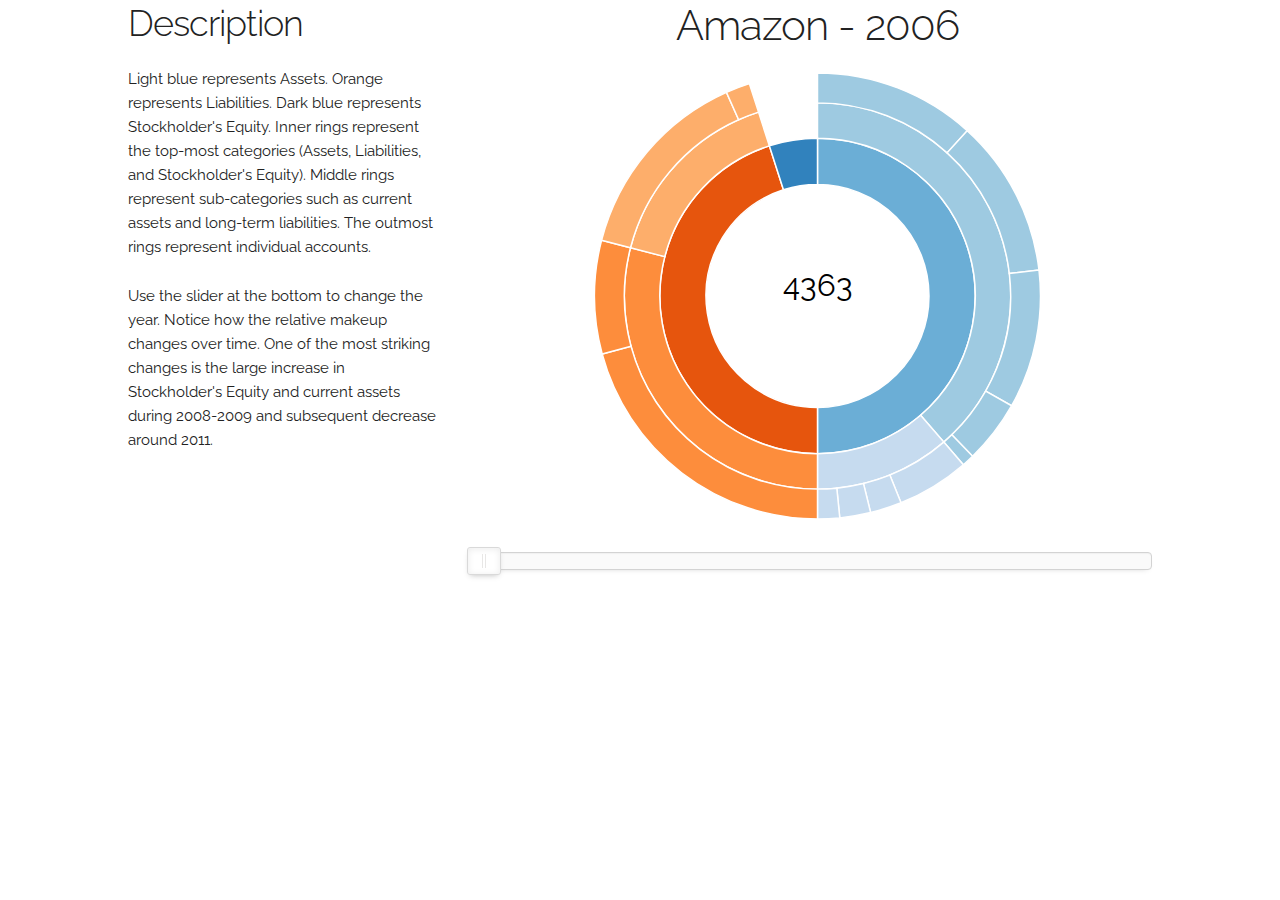
<file: projects/partition-balance-sheet/index.html>
<!DOCTYPE html>
<html lang="en">
<head>
	<meta charset="UTF-8">
	<title>Balance Sheet Hierachy</title>
<script src="http://ajax.googleapis.com/ajax/libs/jquery/1.11.1/jquery.min.js"></script>
<script src="js/d3.min.js"></script> 
<script src="js/accounts.js"></script>
<script src="js/nouislider.js"></script>
<link href='http://fonts.googleapis.com/css?family=Raleway:400,300,600' rel='stylesheet' type='text/css'>
<link rel="stylesheet" href="css/normalize.css">
<link rel="stylesheet" href="css/skeleton.css">
<link rel="stylesheet" href="css/nouislider.css">
<style> 



.sections {
	stroke-width: 2px;
}

.container {
	max-width: 100%;
	width: 80%;
}

#heading {
	text-align: 	center;	
}

svg {
	margin: 	auto;
	display: 	block;
	width: 100%;
	height: 100%;
}

#graph {
	padding-bottom: 	5%;
}

#CenterText{
	font-size: 2.75em;
}
</style> 


</head>
<body>

<div class="container">
	<div class="row">
		<div class="four columns">
			<h3>Description</h3>
			<p>Light blue represents Assets. Orange represents Liabilities. Dark blue represents Stockholder's Equity. Inner rings represent the top-most categories (Assets, Liabilities, and Stockholder's Equity). Middle rings represent sub-categories such as current assets and long-term liabilities. The outmost rings represent individual accounts.</p>
			<p>Use the slider at the bottom to change the year. Notice how the relative makeup changes over time. One of the most striking changes is the large increase in Stockholder's Equity and current assets during 2008-2009 and subsequent decrease around 2011.</p>
		</div>
		<div class="eight columns">
			<h2 id="heading">Amazon - 2006</h2>
			<div id="graph"></div>
			<div id="slider"></div>
		</div>
	</div>
</div>


<script> 
var width = 900, 
	height = 600, 
	radius = Math.min(width, height) / 2, 
	color = d3.scale.category20c(); 

var svg = d3.select("#graph")
			.append("svg")
			.attr("width", width)
			.attr("height", height)
			.attr("class", "u-full-width")
			.attr("viewBox", "0 0 " + width + " " + height)
			.append("g")
			.attr("transform", "translate(" + width / 2 + "," + height * .50 + ")"); 

var partition = d3.layout.partition() 
						.sort(null)
						.size([2 * Math.PI, radius * radius])
						.value(function(d) { return d.files[8]; });

var arc = d3.svg.arc()
			.startAngle(function(d) { return d.x ; })
			.endAngle(function(d) { return d.x + d.dx; })
			.innerRadius(function(d) { d.y; d.dy = d.dy; return Math.sqrt(d.y); })
			.outerRadius(function(d) { return Math.sqrt(d.y + d.dy)}); 



var path = svg.datum(paths).selectAll("path").data(partition.nodes).enter().append("path")
	.attr("display", function(d) { return d.depth ? null : "none"; }) // hide inner ring 
	.attr("d", arc) .style("stroke", "#fff")
	.attr("class", "sections")
	.style("fill", function(d) { return color((d.children ? d : d.parent).name); }) 
	.style("fill-rule", "evenodd")
	// .on("mouseover", function(d) { return changeText(0, d.value);})
	.each(stash)

var yearVals = [2014, 2013, 2012, 2011, 2010, 2009, 2008, 2007, 2006];

var initVal = paths.children[0].value;
var cenText = d3.select("#CenterText");

d3.select("#graph").select("svg").append("text")
			.attr("x", width/2)
			.attr("y", height/2)
			.attr("id", "CenterText")
			.text(initVal)
			.style("text-anchor", "middle");

function stash(d) { d.x0 = d.x; d.dx0 = d.dx; d.y0 = d.y; d.dy0 = d.dy; } // Interpolate the arcs in data space. \


function arcTween(a) { var i = d3.interpolate({x: a.x0, dx: a.dx0, y:a.y0, dy: a.dy0}, a); return function(t) { var b = i(t); a.x0 = b.x; a.dx0 = b.dx; a.y0 = b.y; a.dy0 = b.dy; return arc(b); }; } 

function changeText(startVal, endVal) {
	d3.select("#CenterText").transition().duration(1000).tween("text", function() {
  var i = d3.interpolateRound(startVal, endVal);
  initVal = endVal;
  return function(t) {
    this.textContent = i(t);
  };
});
};



d3.select(self.frameElement).style("height", height + "px"); 

$("#slider").noUiSlider({
	start: [8],
	connect: false,
	step: 1,
	range: {
		'min': 0,
		'max': 8
	},
	direction: "rtl"
});



$("#slider").on('change', function(){
    var selVal = parseInt($(this).val());
    path.data(partition.value(function(d) { return d.files[selVal]; }).nodes)
		.transition()
		.duration(1500)
		.attrTween("d", arcTween);
	var strHead = 'Amazon - ' + yearVals[selVal];
	$("#heading").text(strHead);
	changeText(initVal, paths.children[0].value);
});

</script>

</body>
</html>
</file>
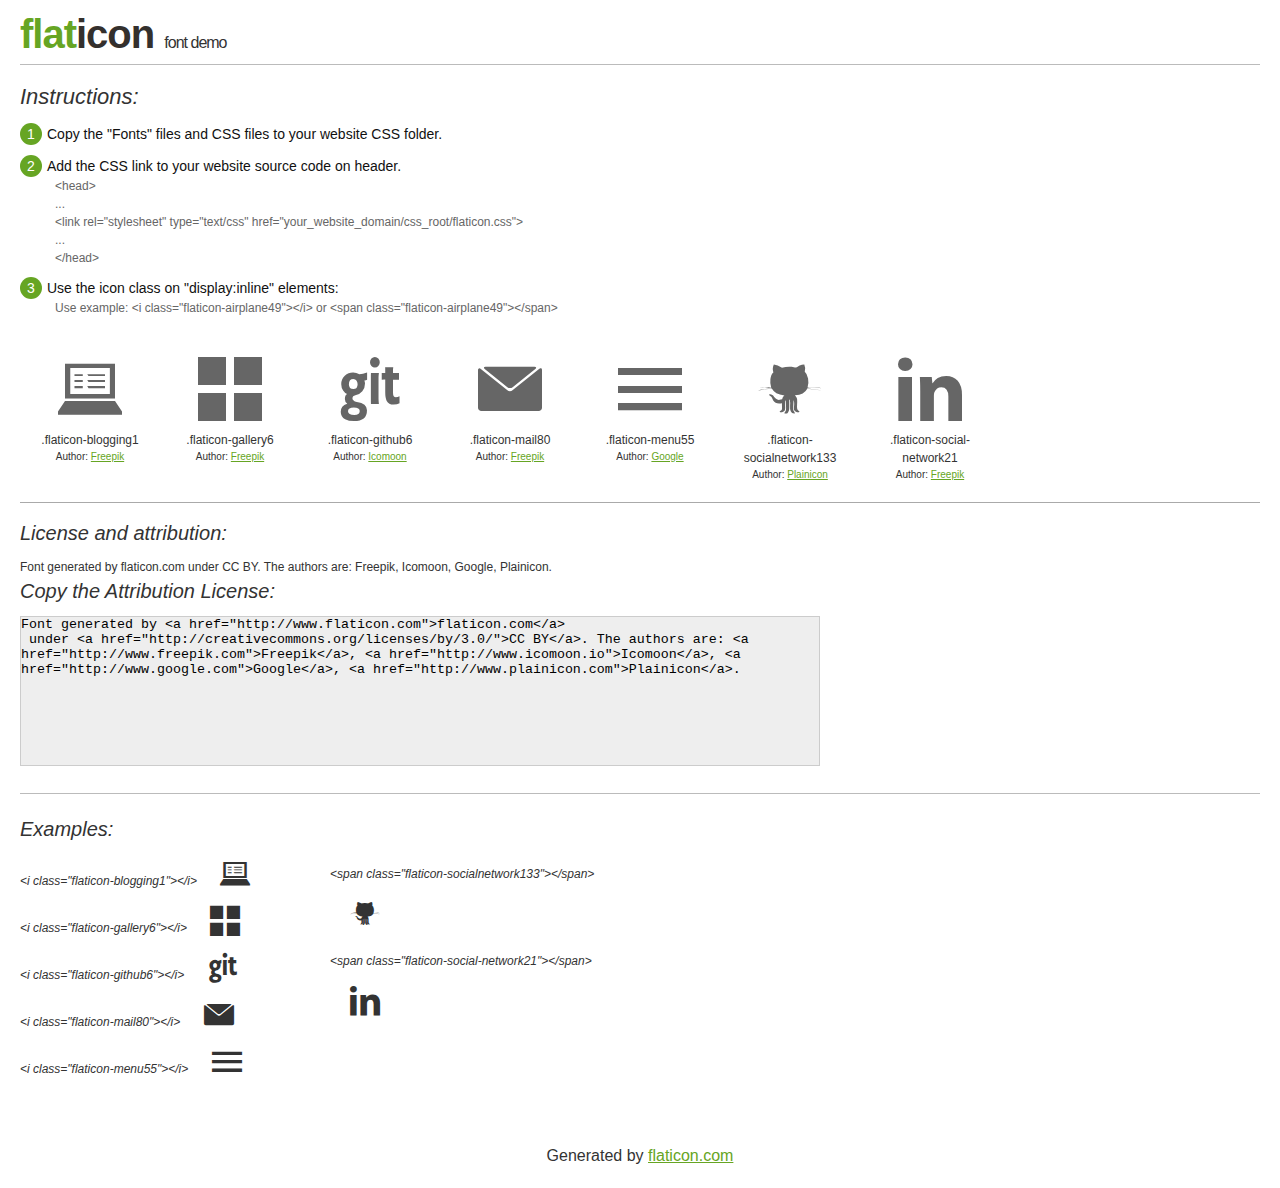
<file: css/fonts/flaticon.html>
<!DOCTYPE html>
<html>

<head>
    <title>Flaticon WebFont</title>
    <link rel="stylesheet" type="text/css" href="flaticon.css">
    <meta charset="UTF-8">
    <style>
    body {
        font-family: sans-serif;
        line-height: 1.5;
        font-size: 16px;
        padding: 20px;
        color:#333;
    }
    * {
        -moz-box-sizing: border-box;
        -webkit-box-sizing: border-box;
        box-sizing: border-box;
        margin: 0;
        padding: 0;
    }
    [class^="flaticon-"]:before, [class*=" flaticon-"]:before, [class^="flaticon-"]:after, [class*=" flaticon-"]:after {
        font-family: Flaticon;
        font-size: 30px;
        font-style: normal;
        margin-left: 20px;
        color: #333;
    }
    .image p {
		font-size: 12px;
		margin: 0px;
		clear: none;
		width: 300px;
		line-height: 40px;
	}
    .text {
        float: left;
        font-size:14px;
        margin-top: 15px;
    }
    .text ul {
        margin-left:0px;
        color:#111;
        margin-bottom:20px;
    }
    .text .ex {
        font-size:12px;
        color:#666;
        margin-left:35px;
        display:block;
    }
    .text ul li {
        margin-top:10px;
        list-style:none;
    }
    .num {
        background:#66A523;
        color:#fff;
        border-radius:20px;
        padding:1px;
        display:inline-block;
        width:22px;
        height:22px;
        text-align:center;
        margin-right: 5px;
    }
    .text ul strong {
        font-weight:normal;
        color:#000;
    }
    .image {
        width: 280px;
        float: left;
        margin-bottom: 15px;
        margin-right: 30px;
    }
    #glyphs {
        clear: both;
    }
    .image p:nth-child(even) i {
        clear: none;
    }
    .glyph {
        display: inline-block;
        width: 120px;
        margin: 10px;
        text-align: center;
        vertical-align: top;
        background: #FFF;
    }
    .glyph .glyph-icon {
        padding: 10px;
        display: block;
        font-family:"Flaticon";
        font-size: 64px;
        line-height: 1;
    }
    .glyph .glyph-icon:before {
        font-size: 64px;
        color: #666;
        margin-left: 0;
    }
    .class-name {
        font-size: 12px;
    }
    .author-name {
		font-size: 10px;
	}
	a{
		color: #66A523;
	}
    .instructions {
        font-style:italic;
        font-size:22px;
        margin-bottom:10px;
    }
    .iconsuse {
        font-size:22px;
        font-style:italic;
        padding-top:20px;
        margin-top:20px;
        border-top:1px solid #bbb;
    }
    .usetitle {
        margin-bottom: 10px;
        font-size: 20px;
        font-style: italic;
    }
    .class-name:last-child {
        font-size: 10px;
        color:#888;
    }
    .class-name:last-child a {
        font-size: 10px;
        color:#555;
    }
    .class-name:last-child a:hover {
        color:#66A523;
    }
    .glyph > input {
        display: block;
        width: 100px;
        margin: 5px auto;
        text-align: center;
        font-size: 12px;
        cursor: text;
    }
    .glyph > input.icon-input {
        font-family:"Flaticon";
        font-size: 16px;
        margin-bottom: 10px;
    }
    h1.logo {
        font-size: 40px;
        letter-spacing: -1px;
        margin-top: -16px;
        text-transform: lowercase;
        border-bottom:1px solid #bbb;
    }
    h1.logo strong {
        font-size: 16px;
        font-family:sans-serif;
        font-weight:normal;
        color:#333;
    }
    h1.logo a {
        color:#34302d;
        text-decoration: none;
    }
    h1.logo a span {
        color:#66A523;
    }
    #footer {
        padding-top:40px;
        clear:both;
        text-align:center;
    }
    #footer a {
        color:#66A523;
    }
    textarea {
		margin: 0px;
		width: 800px;
		height: 150px;
		border: 1px solid #CCC;
		resize: none;
		background: #EEE;
    }
    .author-link, .attrDiv a{
    	font-size: 12px;
    	color: #333;
    	text-decoration: none;
    }
    .external {
    	display: block;
    }
    .attrDiv {
		font-size: 12px;
	}
    .attribution {
        border-top: 1px solid #AAA;
        margin: 10px 0;
        padding-top: 15px;
    }
    </style>
</head>

<body>
    <header>
        <h1 class="logo">
            <a href="http://www.flaticon.com">
                <span>FLAT</span>ICON</a>
            <strong>Font Demo</strong>
        </h1>
    </header>

    <section class="demo">
        <div class="text">

            <div class="instructions">Instructions:</div>

            <ul>
                <li>
                    <p>
                        <span class="num">1</span>Copy the "Fonts" files and CSS files to your website CSS folder.
                </li>
                <li>
                    <p>
                        <span class="num">2</span>Add the CSS link to your website source code on header.
                        <br />
                        <span class="ex">&lt;head&gt;
                            <br/>...
                            <br/>&lt;link rel="stylesheet" type="text/css" href="your_website_domain/css_root/flaticon.css"&gt;
                            <br/>...
                            <br/>&lt;/head&gt;</span>
                </li>

                <li>
                    <p>
                        <span class="num">3</span>Use the icon class on "display:inline" elements:
                        <br />
                        <span class="ex">Use example: &lt;i class=&quot;flaticon-airplane49&quot;&gt;&lt;/i&gt; or &lt;span class=&quot;flaticon-airplane49&quot;&gt;&lt;/span&gt;</span>
                </li>
            </ul>
        </div>

    </section>

    <section id="glyphs"><div class="glyph">
		<div class="glyph-icon flaticon-blogging1"></div>
		<div class="class-name">.flaticon-blogging1</div><div class="author-name">Author: <a href="http://www.flaticon.com/free-icon/writting-laptop_14481">Freepik</a></div></div><div class="glyph">
		<div class="glyph-icon flaticon-gallery6"></div>
		<div class="class-name">.flaticon-gallery6</div><div class="author-name">Author: <a href="http://www.flaticon.com/free-icon/square-grid_434">Freepik</a></div></div><div class="glyph">
		<div class="glyph-icon flaticon-github6"></div>
		<div class="class-name">.flaticon-github6</div><div class="author-name">Author: <a href="http://www.flaticon.com/free-icon/github-website-logo_23807">Icomoon</a></div></div><div class="glyph">
		<div class="glyph-icon flaticon-mail80"></div>
		<div class="class-name">.flaticon-mail80</div><div class="author-name">Author: <a href="http://www.flaticon.com/free-icon/mail-envelope_62032">Freepik</a></div></div><div class="glyph">
		<div class="glyph-icon flaticon-menu55"></div>
		<div class="class-name">.flaticon-menu55</div><div class="author-name">Author: <a href="http://www.flaticon.com/free-icon/menu-button_60510">Google</a></div></div><div class="glyph">
		<div class="glyph-icon flaticon-socialnetwork133"></div>
		<div class="class-name">.flaticon-socialnetwork133</div><div class="author-name">Author: <a href="http://www.flaticon.com/free-icon/github-big-logo_78007">Plainicon</a></div></div><div class="glyph">
		<div class="glyph-icon flaticon-social-network21"></div>
		<div class="class-name">.flaticon-social-network21</div><div class="author-name">Author: <a href="http://www.flaticon.com/free-icon/ryze-drawing-logo_71841">Freepik</a></div></div></section>

<section class="attribution">

	<div class="usetitle">License and attribution:</div><div class="attrDiv">Font generated by <a href="http://www.flaticon.com">flaticon.com</a>
 under <a href="http://creativecommons.org/licenses/by/3.0/">CC BY</a>. The authors are: <a href="http://www.freepik.com">Freepik</a>, <a href="http://www.icomoon.io">Icomoon</a>, <a href="http://www.google.com">Google</a>, <a href="http://www.plainicon.com">Plainicon</a>.</div><div class="usetitle">Copy the Attribution License:</div>

<textarea onclick="this.focus();this.select();">Font generated by &lt;a href=&quot;http://www.flaticon.com&quot;&gt;flaticon.com&lt;/a&gt;
 under &lt;a href=&quot;http://creativecommons.org/licenses/by/3.0/&quot;&gt;CC BY&lt;/a&gt;. The authors are: &lt;a href=&quot;http://www.freepik.com&quot;&gt;Freepik&lt;/a&gt;, &lt;a href=&quot;http://www.icomoon.io&quot;&gt;Icomoon&lt;/a&gt;, &lt;a href=&quot;http://www.google.com&quot;&gt;Google&lt;/a&gt;, &lt;a href=&quot;http://www.plainicon.com&quot;&gt;Plainicon&lt;/a&gt;.</textarea>

</section>

<section class="iconsuse">
    	<div class="usetitle">Examples:</div>
		<div class="image"><p>&lt;i class=&quot;flaticon-blogging1&quot;&gt;&lt;/i&gt; <i class="flaticon-blogging1"></i></p><p>&lt;i class=&quot;flaticon-gallery6&quot;&gt;&lt;/i&gt; <i class="flaticon-gallery6"></i></p><p>&lt;i class=&quot;flaticon-github6&quot;&gt;&lt;/i&gt; <i class="flaticon-github6"></i></p><p>&lt;i class=&quot;flaticon-mail80&quot;&gt;&lt;/i&gt; <i class="flaticon-mail80"></i></p><p>&lt;i class=&quot;flaticon-menu55&quot;&gt;&lt;/i&gt; <i class="flaticon-menu55"></i></p></div><div class="image"><p>&lt;span class=&quot;flaticon-socialnetwork133&quot;&gt;&lt;/span&gt; <span class="flaticon-socialnetwork133"></span></p><p>&lt;span class=&quot;flaticon-social-network21&quot;&gt;&lt;/span&gt; <span class="flaticon-social-network21"></span></p></div>
</section>
<div id="footer">
    <div>Generated by <a href="http://www.flaticon.com">flaticon.com</a>
    </div>
</div>
	</body>
</html>
</file>
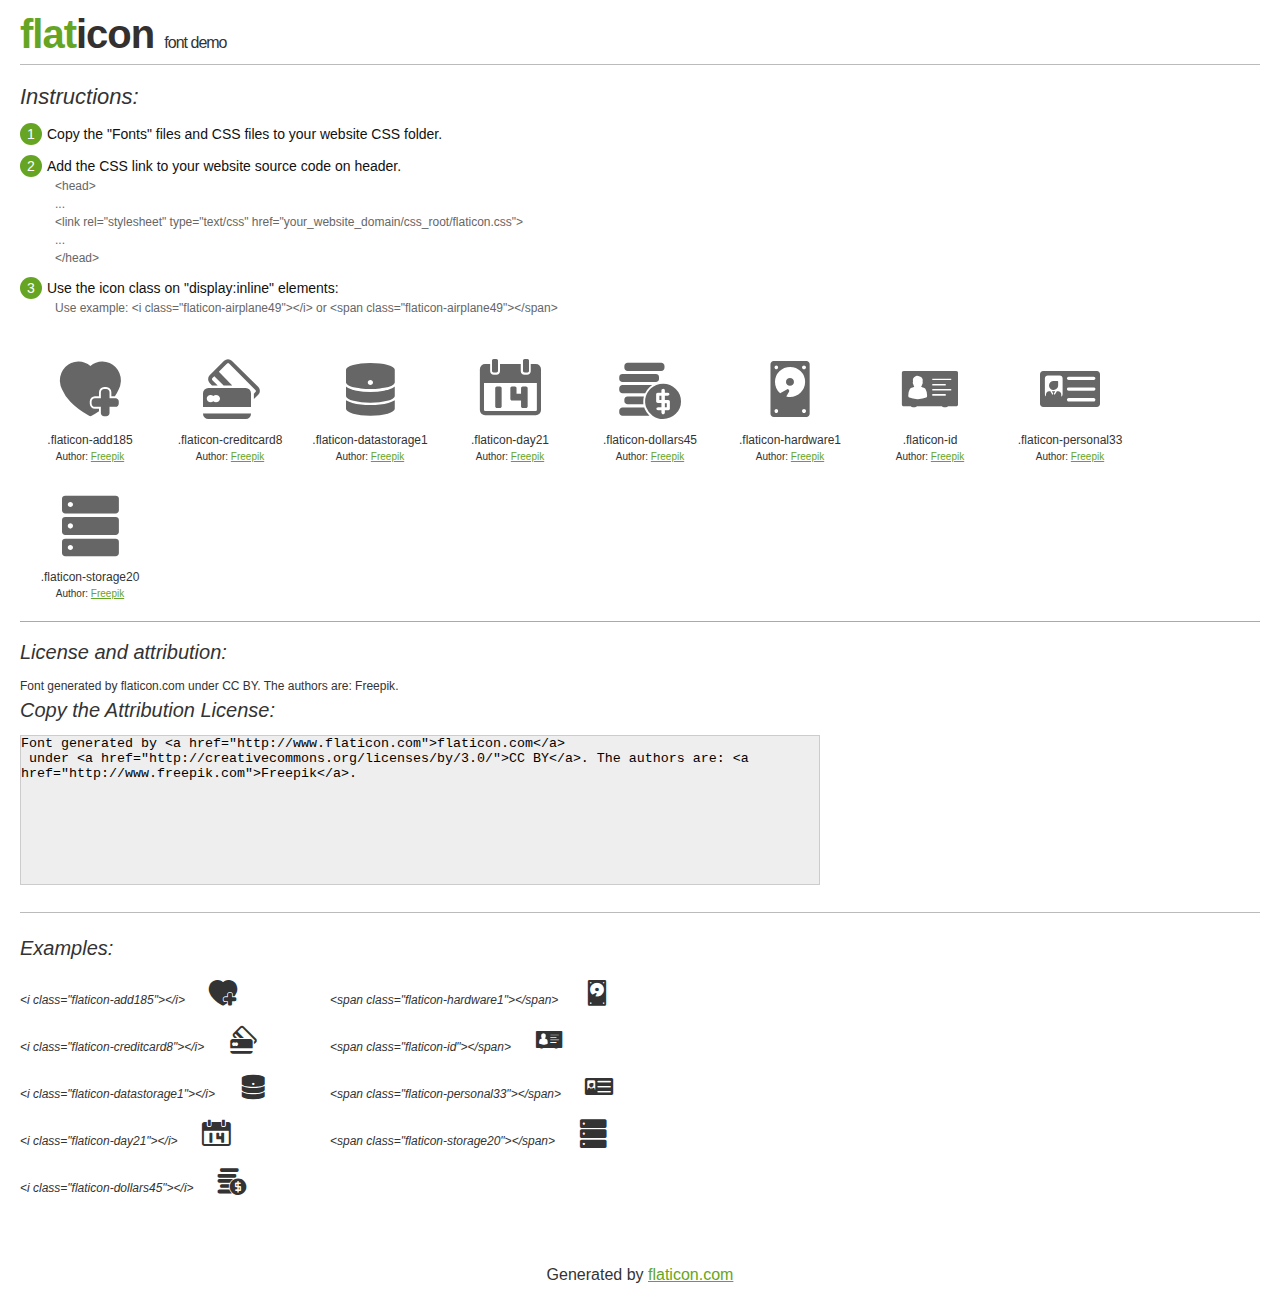
<file: projects/partition-balance-sheet/css/fonts/flaticon.html>
<!DOCTYPE html>
<html>

<head>
    <title>Flaticon WebFont</title>
    <link rel="stylesheet" type="text/css" href="flaticon.css">
    <meta charset="UTF-8">
    <style>
    body {
        font-family: sans-serif;
        line-height: 1.5;
        font-size: 16px;
        padding: 20px;
        color:#333;
    }
    * {
        -moz-box-sizing: border-box;
        -webkit-box-sizing: border-box;
        box-sizing: border-box;
        margin: 0;
        padding: 0;
    }
    [class^="flaticon-"]:before, [class*=" flaticon-"]:before, [class^="flaticon-"]:after, [class*=" flaticon-"]:after {
        font-family: Flaticon;
        font-size: 30px;
        font-style: normal;
        margin-left: 20px;
        color: #333;
    }
    .image p {
		font-size: 12px;
		margin: 0px;
		clear: none;
		width: 300px;
		line-height: 40px;
	}
    .text {
        float: left;
        font-size:14px;
        margin-top: 15px;
    }
    .text ul {
        margin-left:0px;
        color:#111;
        margin-bottom:20px;
    }
    .text .ex {
        font-size:12px;
        color:#666;
        margin-left:35px;
        display:block;
    }
    .text ul li {
        margin-top:10px;
        list-style:none;
    }
    .num {
        background:#66A523;
        color:#fff;
        border-radius:20px;
        padding:1px;
        display:inline-block;
        width:22px;
        height:22px;
        text-align:center;
        margin-right: 5px;
    }
    .text ul strong {
        font-weight:normal;
        color:#000;
    }
    .image {
        width: 280px;
        float: left;
        margin-bottom: 15px;
        margin-right: 30px;
    }
    #glyphs {
        clear: both;
    }
    .image p:nth-child(even) i {
        clear: none;
    }
    .glyph {
        display: inline-block;
        width: 120px;
        margin: 10px;
        text-align: center;
        vertical-align: top;
        background: #FFF;
    }
    .glyph .glyph-icon {
        padding: 10px;
        display: block;
        font-family:"Flaticon";
        font-size: 64px;
        line-height: 1;
    }
    .glyph .glyph-icon:before {
        font-size: 64px;
        color: #666;
        margin-left: 0;
    }
    .class-name {
        font-size: 12px;
    }
    .author-name {
		font-size: 10px;
	}
	a{
		color: #66A523;
	}
    .instructions {
        font-style:italic;
        font-size:22px;
        margin-bottom:10px;
    }
    .iconsuse {
        font-size:22px;
        font-style:italic;
        padding-top:20px;
        margin-top:20px;
        border-top:1px solid #bbb;
    }
    .usetitle {
        margin-bottom: 10px;
        font-size: 20px;
        font-style: italic;
    }
    .class-name:last-child {
        font-size: 10px;
        color:#888;
    }
    .class-name:last-child a {
        font-size: 10px;
        color:#555;
    }
    .class-name:last-child a:hover {
        color:#66A523;
    }
    .glyph > input {
        display: block;
        width: 100px;
        margin: 5px auto;
        text-align: center;
        font-size: 12px;
        cursor: text;
    }
    .glyph > input.icon-input {
        font-family:"Flaticon";
        font-size: 16px;
        margin-bottom: 10px;
    }
    h1.logo {
        font-size: 40px;
        letter-spacing: -1px;
        margin-top: -16px;
        text-transform: lowercase;
        border-bottom:1px solid #bbb;
    }
    h1.logo strong {
        font-size: 16px;
        font-family:sans-serif;
        font-weight:normal;
        color:#333;
    }
    h1.logo a {
        color:#34302d;
        text-decoration: none;
    }
    h1.logo a span {
        color:#66A523;
    }
    #footer {
        padding-top:40px;
        clear:both;
        text-align:center;
    }
    #footer a {
        color:#66A523;
    }
    textarea {
		margin: 0px;
		width: 800px;
		height: 150px;
		border: 1px solid #CCC;
		resize: none;
		background: #EEE;
    }
    .author-link, .attrDiv a{
    	font-size: 12px;
    	color: #333;
    	text-decoration: none;
    }
    .external {
    	display: block;
    }
    .attrDiv {
		font-size: 12px;
	}
    .attribution {
        border-top: 1px solid #AAA;
        margin: 10px 0;
        padding-top: 15px;
    }
    </style>
</head>

<body>
    <header>
        <h1 class="logo">
            <a href="http://www.flaticon.com">
                <span>FLAT</span>ICON</a>
            <strong>Font Demo</strong>
        </h1>
    </header>

    <section class="demo">
        <div class="text">

            <div class="instructions">Instructions:</div>

            <ul>
                <li>
                    <p>
                        <span class="num">1</span>Copy the "Fonts" files and CSS files to your website CSS folder.
                </li>
                <li>
                    <p>
                        <span class="num">2</span>Add the CSS link to your website source code on header.
                        <br />
                        <span class="ex">&lt;head&gt;
                            <br/>...
                            <br/>&lt;link rel="stylesheet" type="text/css" href="your_website_domain/css_root/flaticon.css"&gt;
                            <br/>...
                            <br/>&lt;/head&gt;</span>
                </li>

                <li>
                    <p>
                        <span class="num">3</span>Use the icon class on "display:inline" elements:
                        <br />
                        <span class="ex">Use example: &lt;i class=&quot;flaticon-airplane49&quot;&gt;&lt;/i&gt; or &lt;span class=&quot;flaticon-airplane49&quot;&gt;&lt;/span&gt;</span>
                </li>
            </ul>
        </div>

    </section>

    <section id="glyphs"><div class="glyph">
		<div class="glyph-icon flaticon-add185"></div>
		<div class="class-name">.flaticon-add185</div><div class="author-name">Author: <a href="http://www.flaticon.com/free-icon/add-a-like_60916">Freepik</a></div></div><div class="glyph">
		<div class="glyph-icon flaticon-creditcard8"></div>
		<div class="class-name">.flaticon-creditcard8</div><div class="author-name">Author: <a href="http://www.flaticon.com/free-icon/black-and-white-credit-cards_62877">Freepik</a></div></div><div class="glyph">
		<div class="glyph-icon flaticon-datastorage1"></div>
		<div class="class-name">.flaticon-datastorage1</div><div class="author-name">Author: <a href="http://www.flaticon.com/free-icon/database_64210">Freepik</a></div></div><div class="glyph">
		<div class="glyph-icon flaticon-day21"></div>
		<div class="class-name">.flaticon-day21</div><div class="author-name">Author: <a href="http://www.flaticon.com/free-icon/day-14-on-calendar-daily-page_60451">Freepik</a></div></div><div class="glyph">
		<div class="glyph-icon flaticon-dollars45"></div>
		<div class="class-name">.flaticon-dollars45</div><div class="author-name">Author: <a href="http://www.flaticon.com/free-icon/dollars-coins_60855">Freepik</a></div></div><div class="glyph">
		<div class="glyph-icon flaticon-hardware1"></div>
		<div class="class-name">.flaticon-hardware1</div><div class="author-name">Author: <a href="http://www.flaticon.com/free-icon/hard-disk_64481">Freepik</a></div></div><div class="glyph">
		<div class="glyph-icon flaticon-id"></div>
		<div class="class-name">.flaticon-id</div><div class="author-name">Author: <a href="http://www.flaticon.com/free-icon/id-card-ios-7-interface-symbol_16736">Freepik</a></div></div><div class="glyph">
		<div class="glyph-icon flaticon-personal33"></div>
		<div class="class-name">.flaticon-personal33</div><div class="author-name">Author: <a href="http://www.flaticon.com/free-icon/personal-card-of-contact-data_60502">Freepik</a></div></div><div class="glyph">
		<div class="glyph-icon flaticon-storage20"></div>
		<div class="class-name">.flaticon-storage20</div><div class="author-name">Author: <a href="http://www.flaticon.com/free-icon/data-storage_64265">Freepik</a></div></div></section>

<section class="attribution">

	<div class="usetitle">License and attribution:</div><div class="attrDiv">Font generated by <a href="http://www.flaticon.com">flaticon.com</a>
 under <a href="http://creativecommons.org/licenses/by/3.0/">CC BY</a>. The authors are: <a href="http://www.freepik.com">Freepik</a>.</div><div class="usetitle">Copy the Attribution License:</div>

<textarea onclick="this.focus();this.select();">Font generated by &lt;a href=&quot;http://www.flaticon.com&quot;&gt;flaticon.com&lt;/a&gt;
 under &lt;a href=&quot;http://creativecommons.org/licenses/by/3.0/&quot;&gt;CC BY&lt;/a&gt;. The authors are: &lt;a href=&quot;http://www.freepik.com&quot;&gt;Freepik&lt;/a&gt;.</textarea>

</section>

<section class="iconsuse">
    	<div class="usetitle">Examples:</div>
		<div class="image"><p>&lt;i class=&quot;flaticon-add185&quot;&gt;&lt;/i&gt; <i class="flaticon-add185"></i></p><p>&lt;i class=&quot;flaticon-creditcard8&quot;&gt;&lt;/i&gt; <i class="flaticon-creditcard8"></i></p><p>&lt;i class=&quot;flaticon-datastorage1&quot;&gt;&lt;/i&gt; <i class="flaticon-datastorage1"></i></p><p>&lt;i class=&quot;flaticon-day21&quot;&gt;&lt;/i&gt; <i class="flaticon-day21"></i></p><p>&lt;i class=&quot;flaticon-dollars45&quot;&gt;&lt;/i&gt; <i class="flaticon-dollars45"></i></p></div><div class="image"><p>&lt;span class=&quot;flaticon-hardware1&quot;&gt;&lt;/span&gt; <span class="flaticon-hardware1"></span></p><p>&lt;span class=&quot;flaticon-id&quot;&gt;&lt;/span&gt; <span class="flaticon-id"></span></p><p>&lt;span class=&quot;flaticon-personal33&quot;&gt;&lt;/span&gt; <span class="flaticon-personal33"></span></p><p>&lt;span class=&quot;flaticon-storage20&quot;&gt;&lt;/span&gt; <span class="flaticon-storage20"></span></p></div>
</section>
<div id="footer">
    <div>Generated by <a href="http://www.flaticon.com">flaticon.com</a>
    </div>
</div>
	</body>
</html>
</file>
<file: projects/partition-balance-sheet/css/skeleton.css>
/*
* Skeleton V2.0
* Copyright 2014, Dave Gamache
* www.getskeleton.com
* Free to use under the MIT license.
* http://www.opensource.org/licenses/mit-license.php
* 12/9/2014
*/


/* Table of contents
–––––––––––––––––––––––––––––––––––––––––––––––––– 
- Grid
- Base Styles
- Typography
- Links
- Buttons
- Forms
- Lists
- Code
- Tables
- Spacing
- Utilities
- Clearing
- Media Queries
*/


/* Grid
–––––––––––––––––––––––––––––––––––––––––––––––––– */
.container {
  position: relative; 
  width: 80%; 
  max-width: 960px; 
  margin: 0 auto; 
  padding: 0; }
.container .column,        
.container .columns { 
  float: left; 
  width: 100%; 
  box-sizing: border-box; }
.row { 
  margin-bottom: 2rem; }
.row .column:first-child,        
.row .columns:first-child { 
  margin-left: 0; }

/* For devices larger than 550px */
@media (min-width: 550px) {
  
  .container .column,
  .container .columns {
    margin-left: 4%; }
  
  .container .one.column,
  .container .one.columns          { width: 4.66666666667%; }
  .container .two.columns          { width: 13.3333333333%; }
  .container .three.columns        { width: 22%;            }
  .container .four.columns         { width: 30.6666666667%; }
  .container .five.columns         { width: 39.3333333333%; }
  .container .six.columns          { width: 48%;            }
  .container .seven.columns        { width: 56.6666666667%; }
  .container .eight.columns        { width: 65.3333333333%; }
  .container .nine.columns         { width: 74.0%;          }
  .container .ten.columns          { width: 82.6666666667%; }
  .container .eleven.columns       { width: 91.3333333333%; }
  .container .twelve.columns       { width: 100%; margin-left: 0; }

  .container .one-third.column     { width: 30.6666666667%; }
  .container .two-thirds.column    { width: 65.3333333333%; }

  .container .one-half.column      { width: 48%; }

  /* Offsets */
  .container .offset-by-one.column,
  .container .offset-by-one.columns       { margin-left: 8.66666666667%; }
  .container .offset-by-two.column        { margin-left: 17.3333333333%; }
  .container .offset-by-three.column      { margin-left: 26%;            }
  .container .offset-by-four.column       { margin-left: 34.6666666667%; }
  .container .offset-by-five.column       { margin-left: 43.3333333333%; }
  .container .offset-by-six.column        { margin-left: 52%;            }
  .container .offset-by-seven.column      { margin-left: 60.6666666667%; }
  .container .offset-by-eight.column      { margin-left: 69.3333333333%; }
  .container .offset-by-nine.column       { margin-left: 78.0%;          }
  .container .offset-by-ten.column        { margin-left: 86.6666666667%; }
  .container .offset-by-eleven.column     { margin-left: 95.3333333333%; }

  .container .offset-by-one-third.column  { margin-left: 34.6666666667%; }
  .container .offset-by-two-thirds.column { margin-left: 69.3333333333%; }

  .container .offset-by-one-half.column   { margin-left: 52%; }

}


/* Base Styles
–––––––––––––––––––––––––––––––––––––––––––––––––– */
/* NOTE
html is set to 62.5% so that all the REM measurements throughout Skeleton 
are based on 10px sizing. So basically 1.5rem = 15px :) */
html { 
  font-size: 62.5%; } 
body {
  font-size: 1.5em; /* currently ems cause chrome bug misinterpreting rems on body element */
  line-height: 1.6;
  font-weight: 400;
  font-family: "Raleway", "HelveticaNeue", "Helvetica Neue", Helvetica, Arial, sans-serif;
  color: #222; }


/* Typography
–––––––––––––––––––––––––––––––––––––––––––––––––– */
h1, h2, h3, h4, h5, h6 { 
  font-weight: 300;
  margin-top: 0;
  margin-bottom: 2rem; }
h1 { font-size: 4.0rem; line-height: 1.2;  letter-spacing: -.1rem;}
h2 { font-size: 3.6rem; line-height: 1.25; letter-spacing: -.1rem; }
h3 { font-size: 3.0rem; line-height: 1.3;  letter-spacing: -.1rem; }
h4 { font-size: 2.4rem; line-height: 1.35; letter-spacing: -.08rem; }
h5 { font-size: 1.8rem; line-height: 1.5;  letter-spacing: -.05rem; }
h6 { font-size: 1.5rem; line-height: 1.6;  letter-spacing: 0; }

/* Larger than phablet */
@media (min-width: 550px) {
  h1 { font-size: 5.0rem; }
  h2 { font-size: 4.2rem; }
  h3 { font-size: 3.6rem; }
  h4 { font-size: 3.0rem; }
  h5 { font-size: 2.4rem; }
  h6 { font-size: 1.5rem; }
}

p {
  margin-top: 0; }


/* Links
–––––––––––––––––––––––––––––––––––––––––––––––––– */
a { 
  color: #1EAEDB; }
a:hover { 
  color: #0FA0CE; }


/* Buttons 
–––––––––––––––––––––––––––––––––––––––––––––––––– */
.button,
button,
input[type="submit"],
input[type="reset"],
input[type="button"] {
  display: inline-block;
  background-color: transparent;
  border-radius: 4px;
  color: #555;
  text-align: center;
  font-size: 11px;
  font-weight: 600;
  text-decoration: none;
  cursor: pointer;
  border: 1px solid #bbb;
  height: 38px;
  line-height: 38px;
  padding: 0 30px;
  letter-spacing: .1rem;
  text-transform: uppercase; 
  white-space: nowrap;
  box-sizing: border-box; }
.button:hover,
button:hover,
input[type="submit"]:hover,
input[type="reset"]:hover,
input[type="button"]:hover,
.button:focus,
button:focus,
input[type="submit"]:focus,
input[type="reset"]:focus,
input[type="button"]:focus {
  border-color: #888;
  color: #333;
  outline: 0; }
.button.button-primary,
button.button-primary,
input[type="submit"].button-primary,
input[type="reset"].button-primary,
input[type="button"].button-primary {
  color: #FFF;
  border-color: #33C3F0;
  background-color: #33C3F0; }
.button.button-primary:hover,
button.button-primary:hover,
input[type="submit"].button-primary:hover,
input[type="reset"].button-primary:hover,
input[type="button"].button-primary:hover,
.button.button-primary:focus,
button.button-primary:focus,
input[type="submit"].button-primary:focus,
input[type="reset"].button-primary:focus,
input[type="button"].button-primary:focus {
  background-color: #1EAEDB;
  border-color: #1EAEDB;
  color: #FFF; }


/* Forms
–––––––––––––––––––––––––––––––––––––––––––––––––– */
input[type="email"],
input[type="search"],
input[type="text"],
input[type="password"],
textarea,
select {
  border: 1px solid #D1D1D1;
  height: 36px;
  padding: 6px 10px; /* The 6px vertically centers text on FF, ignored by Webkit */
  border-radius: 4px;
  box-shadow: none;
  background: #fff; }
/* Removes awkard default styles on some inputs */
input[type="email"],
input[type="search"],
input[type="text"],
textarea {
  -webkit-appearance: none;
     -moz-appearance: none;
          appearance: none;
}
textarea {
  min-height: 65px;
  padding-top: 6px;
  padding-bottom: 6px; }
input[type="email"]:focus,
input[type="search"]:focus,
input[type="text"]:focus,
input[type="password"]:focus,
textarea:focus,
select:focus {
  border: 1px solid #33C3F0;
  outline: 0; }
label,
legend {
  display: block;
  font-weight: 600;
  margin-bottom: .5rem; }
fieldset {
  border-width: 0;
  padding: 0; }
input[type="checkbox"],
input[type="radio"] {
  display: inline; }
label > .label-body {
  display: inline-block;
  font-weight: normal;
  margin-left: .5rem; }


/* Lists
–––––––––––––––––––––––––––––––––––––––––––––––––– */
ul { 
  list-style: circle inside; }
ol { 
  list-style: decimal inside; }
ol, ul {
  margin-top: 0;
  padding-left: 0; }
ul ul, 
ul ol,
ol ol, 
ol ul { 
  margin: 1.5rem 0 1.5rem 3rem; 
  font-size: 90%; }
li {
  margin-bottom: 1rem; }


/* Code
–––––––––––––––––––––––––––––––––––––––––––––––––– */
code {
  padding: .2rem .5rem;
  margin: 0 .2rem;
  font-size: 90%;
  background: #F1F1F1;
  border: 1px solid #E1E1E1;
  border-radius: 4px;
  white-space: nowrap; }
pre > code {
  display: block;
  padding: 1rem 1.5rem;
  white-space: pre; }


/* Tables
–––––––––––––––––––––––––––––––––––––––––––––––––– */
th,
td {
  padding: 12px 15px;
  text-align: left;
  border-bottom: 1px solid #E1E1E1; }
th:first-child,
td:first-child {
  padding-left: 0; }
th:last-child,
td:last-child {
  padding-right: 0; }


/* Spacing
–––––––––––––––––––––––––––––––––––––––––––––––––– */
button,
.button {
  margin-bottom: 1rem; }
input,
textarea,
select,
fieldset {
  margin-bottom: 1.5rem; }
pre,
blockquote,
form,
dl,
figure,
table,
p,
ul,
ol,
form {
  margin-bottom: 2.5rem; }
p {
  margin-top: 0; }



/* Utilities
–––––––––––––––––––––––––––––––––––––––––––––––––– */
.u-full-width {
  width: 100%;
  box-sizing: border-box; }
.u-max-full-width {
  max-width: 100%;
  box-sizing: border-box; }
.u-pull-right {
  float: right; }
.u-pull-left {
  float: left; }


/* Misc
–––––––––––––––––––––––––––––––––––––––––––––––––– */
hr {
  margin-top: 3rem;
  margin-bottom: 3.5rem;
  border-width: 0;
  border-top: 1px solid #E1E1E1;
}

/* Clearing
–––––––––––––––––––––––––––––––––––––––––––––––––– */

/* Self Clearing Goodness */
.container:after,
.row:after,
.u-cf { 
  content: "";
  display: table;
  clear: both; }


/* Media Queries
–––––––––––––––––––––––––––––––––––––––––––––––––– */
/*
Note: The best way to structure the use of media queries is to create the queries 
near the relevant code. For example, if you wanted to change the styles for buttons
on small devices, paste the mobile query code up in the buttons secion and style it 
there. 
*/


/* Larger than mobile */
@media (min-width: 400px) {}

/* Larger than phablet (also point when grid becomes active) */
@media (min-width: 550px) {}

/* Larger than tablet */
@media (min-width: 750px) {}

/* Larger than desktop */
@media (min-width: 1000px) {}

/* Larger than Desktop HD */
@media (min-width: 1200px) {}
</file>
<file: projects/partition-balance-sheet/css/nouislider.css>
/*! noUiSlider - 7.0.10 - 2014-12-27 14:50:47 */


.noUi-target,.noUi-target *{-webkit-touch-callout:none;-webkit-user-select:none;-ms-touch-action:none;-ms-user-select:none;-moz-user-select:none;-moz-box-sizing:border-box;box-sizing:border-box}.noUi-target{position:relative;direction:ltr}.noUi-base{width:100%;height:100%;position:relative}.noUi-origin{position:absolute;right:0;top:0;left:0;bottom:0}.noUi-handle{position:relative;z-index:1}.noUi-stacking .noUi-handle{z-index:10}.noUi-state-tap .noUi-origin{-webkit-transition:left .3s,top .3s;transition:left .3s,top .3s}.noUi-state-drag *{cursor:inherit!important}.noUi-base{-webkit-transform:translate3d(0,0,0);transform:translate3d(0,0,0)}.noUi-horizontal{height:18px}.noUi-horizontal .noUi-handle{width:34px;height:28px;left:-17px;top:-6px}.noUi-vertical{width:18px}.noUi-vertical .noUi-handle{width:28px;height:34px;left:-6px;top:-17px}.noUi-background{background:#FAFAFA;box-shadow:inset 0 1px 1px #f0f0f0}.noUi-connect{background:#3FB8AF;box-shadow:inset 0 0 3px rgba(51,51,51,.45);-webkit-transition:background 450ms;transition:background 450ms}.noUi-origin{border-radius:2px}.noUi-target{border-radius:4px;border:1px solid #D3D3D3;box-shadow:inset 0 1px 1px #F0F0F0,0 3px 6px -5px #BBB}.noUi-target.noUi-connect{box-shadow:inset 0 0 3px rgba(51,51,51,.45),0 3px 6px -5px #BBB}.noUi-dragable{cursor:w-resize}.noUi-vertical .noUi-dragable{cursor:n-resize}.noUi-handle{border:1px solid #D9D9D9;border-radius:3px;background:#FFF;cursor:default;box-shadow:inset 0 0 1px #FFF,inset 0 1px 7px #EBEBEB,0 3px 6px -3px #BBB}.noUi-active{box-shadow:inset 0 0 1px #FFF,inset 0 1px 7px #DDD,0 3px 6px -3px #BBB}.noUi-handle:after,.noUi-handle:before{content:"";display:block;position:absolute;height:14px;width:1px;background:#E8E7E6;left:14px;top:6px}.noUi-handle:after{left:17px}.noUi-vertical .noUi-handle:after,.noUi-vertical .noUi-handle:before{width:14px;height:1px;left:6px;top:14px}.noUi-vertical .noUi-handle:after{top:17px}[disabled] .noUi-connect,[disabled].noUi-connect{background:#B8B8B8}[disabled] .noUi-handle{cursor:not-allowed}
</file>
<file: css/fonts/flaticon.css>
@font-face {
	font-family: "Flaticon";
	src: url("flaticon.eot");
	src: url("flaticon.eot#iefix") format("embedded-opentype"),
	url("flaticon.woff") format("woff"),
	url("flaticon.ttf") format("truetype"),
	url("flaticon.svg") format("svg");
	font-weight: normal;
	font-style: normal;
}
[class^="flaticon-"]:before, [class*=" flaticon-"]:before,
[class^="flaticon-"]:after, [class*=" flaticon-"]:after {   
	font-family: Flaticon;
        font-size: 20px;
font-style: normal;

}.flaticon-blogging1:before {
	content: "\e000";
}
.flaticon-gallery6:before {
	content: "\e001";
}
.flaticon-github6:before {
	content: "\e002";
}
.flaticon-mail80:before {
	content: "\e003";
}
.flaticon-menu55:before {
	content: "\e004";
}
.flaticon-socialnetwork133:before {
	content: "\e005";
}
.flaticon-social-network21:before {
	content: "\e006";
}
</file>
<file: projects/partition-balance-sheet/css/fonts/flaticon.css>
@font-face {
	font-family: "Flaticon";
	src: url("flaticon.eot");
	src: url("flaticon.eot#iefix") format("embedded-opentype"),
	url("flaticon.woff") format("woff"),
	url("flaticon.ttf") format("truetype"),
	url("flaticon.svg") format("svg");
	font-weight: normal;
	font-style: normal;
}
[class^="flaticon-"]:before, [class*=" flaticon-"]:before,
[class^="flaticon-"]:after, [class*=" flaticon-"]:after {   
	font-family: Flaticon;
font-style: normal;
}.flaticon-add185:before {
	content: "\e000";
}
.flaticon-creditcard8:before {
	content: "\e001";
}
.flaticon-datastorage1:before {
	content: "\e002";
}
.flaticon-day21:before {
	content: "\e003";
}
.flaticon-dollars45:before {
	content: "\e004";
}
.flaticon-hardware1:before {
	content: "\e005";
}
.flaticon-id:before {
	content: "\e006";
}
.flaticon-personal33:before {
	content: "\e007";
}
.flaticon-storage20:before {
	content: "\e008";
}
</file>
